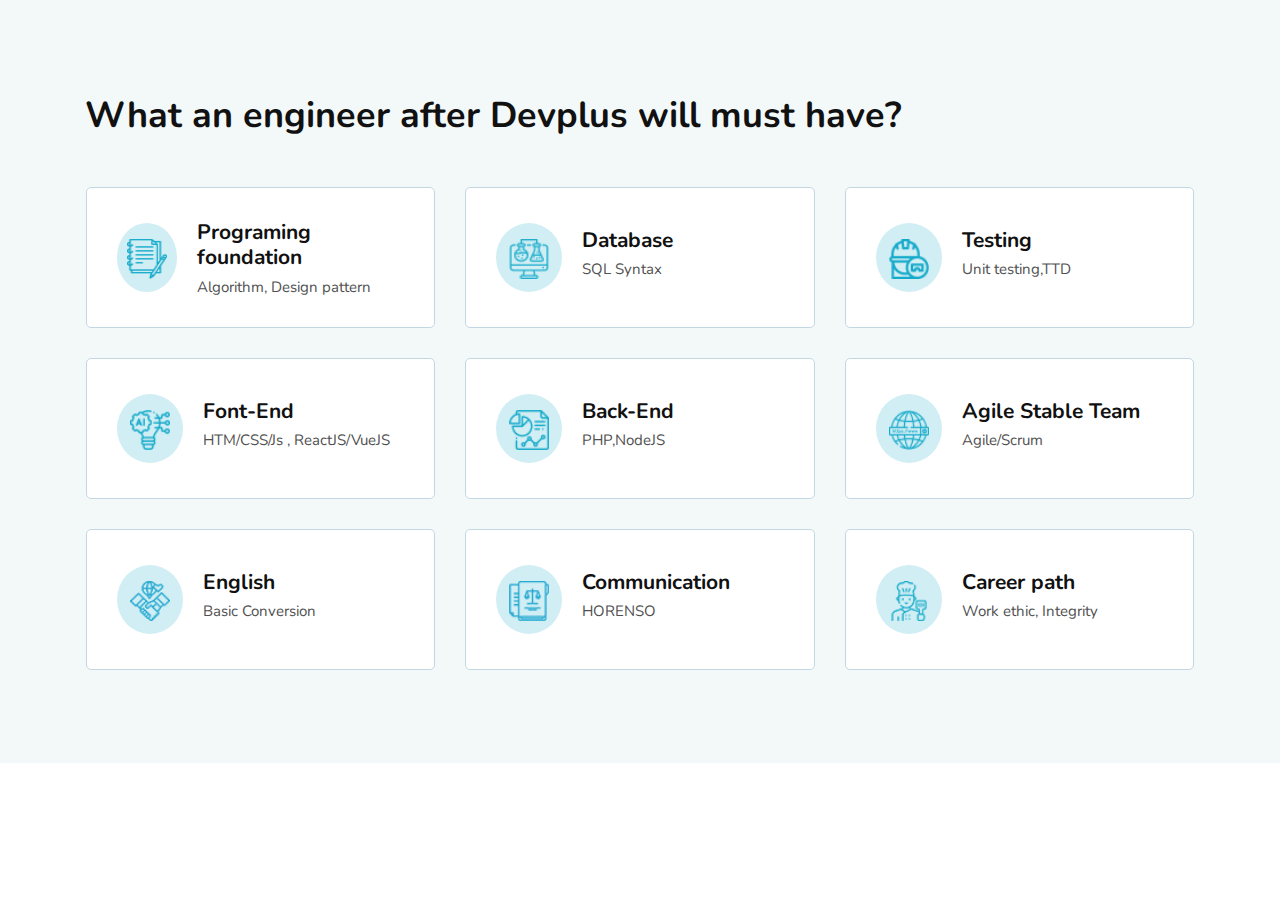
<file: src/component/whatanengineer/index.html>
<!DOCTYPE html>
<html>
<head>
    <link rel="stylesheet" href="./style.css">
    <link rel="stylesheet" href="./responsive.css">
    <meta name="viewport" content="width=device-width, initial-scale=1.0">
    <link rel="stylesheet" href="https://unpkg.com/aos@next/dist/aos.css"/>
    <title>Devplus</title>
</head>
<body>

<div class="section-body-2">
    <div class="section-body-2__container">
        <div class="section-body-2__child">
            <div class="section-body-2__box-title">
                <div class="section-body-2__title">
                    <h2 class="section-body-2__title-content">What an engineer after Devplus will must have?</h2>
                </div>
            </div>
        </div>
        <!-- Categories Section End -->
        <!-- Popular Courses Section Start -->
        <div class="row-body2">
            <div class="fadeInUp" data-aos="fade-up" data-aos-delay="300ms">
                <div class="row-body2__item row-body2__item--fix--1">
                    <div class="row-body2__item-icon-box">
                        <img class="row-body2__item-icon " src="../../../assets/images/1.png" alt="row-body2__item-icon">
                    </div>
                    <div class="row-body2__content-part row-body2__content-part--fix">
                        <h4 class="row-body2__content-title row-body2__title--fix">Programing foundation</h4>
                        <span class="row-body2__course">Algorithm, Design pattern</span>
                    </div>
                </div>
            </div>
            <div class="fadeInUp" data-aos="fade-up" data-aos-delay="400ms">
                <div class="row-body2__item">
                    <div class="row-body2__item-icon-box">
                        <img class="row-body2__item-icon" src="../../../assets/images/2.png" alt="row-body2__item-icon">
                    </div>
                    <div class="row-body2__content-part">
                        <h4 class="row-body2__content-title">Database</h4>
                        <span class="row-body2__course">SQL Syntax</span>
                    </div>
                </div>
            </div>
            <div class="fadeInUp" data-aos="fade-up" data-aos-delay="500ms">
                <div class="row-body2__item">
                    <div class="row-body2__item-icon-box">
                        <img class="row-body2__item-icon" src="../../../assets/images/3.png" alt="row-body2__item-icon">
                    </div>
                    <div class="row-body2__content-part">
                        <h4 class="row-body2__content-title">Testing</h4>
                        <span class="row-body2__course">Unit testing,TTD</span>
                    </div>
                </div>
            </div>
            <div class="fadeInUp" data-aos="fade-up" data-aos-delay="300ms">
                <div class="row-body2__item ">
                    <div class="row-body2__item-icon-box">
                        <img class="row-body2__item-icon" src="../../../assets/images/4.png" alt="row-body2__item-icon">
                    </div>
                    <div class="row-body2__content-part row-body2__content-part--fix--46 
                                row-body2__content-part--fix--4">
                        <h4 class="row-body2__content-title row-body2__title--fix--46
                                 row-body2__content-part--fix--4">Font-End</h4>
                        <span class="row-body2__course">HTM/CSS/Js , ReactJS/VueJS</span>
                    </div>
                </div>
            </div>

            <div class="fadeInUp" data-aos="fade-up" data-aos-delay="400ms">
                <div class="row-body2__item">
                    <div class="row-body2__item-icon-box">
                        <img class="row-body2__item-icon" src="../../../assets/images/5.png" alt="row-body2__item-icon">
                    </div>
                    <div class="row-body2__content-part">
                        <h4 class="row-body2__content-title">Back-End</h4>
                        <span class="row-body2__course">PHP,NodeJS</span>
                    </div>
                </div>
            </div>
            <div class="fadeInUp" data-aos="fade-up" data-aos-delay="500ms">
                <div class="row-body2__item">
                    <div class="row-body2__item-icon-box">
                        <img class="row-body2__item-icon" src="../../../assets/images/6.png" alt="row-body2__item-icon">
                    </div>
                    <div class="row-body2__content-part row-body2__content-part--fix--46 row-body2__content-part--fix--6">
                        <h4 class="row-body2__content-title row-body2__title--fix--46 row-body2__title--fix--6"> Agile
                            Stable Team</h4>
                        <span class="row-body2__course">Agile/Scrum</span>
                    </div>
                </div>
            </div>
            <div class="fadeInUp" data-aos="fade-up" data-aos-delay="500ms">
                <div class="row-body2__item">
                    <div class="row-body2__item-icon-box">
                        <img class="row-body2__item-icon" src="../../../assets/images/7.png" alt="row-body2__item-icon">
                    </div>
                    <div class="row-body2__content-part">
                        <h4 class="row-body2__content-title">English</h4>
                        <span class="row-body2__course">Basic Conversion</span>
                    </div>
                </div>
            </div>
            <div class="fadeInUp" data-aos="fade-up" data-aos-delay="500ms">
                <div class="row-body2__item">
                    <div class="row-body2__item-icon-box">
                        <img class="row-body2__item-icon" src="../../../assets/images/8.png" alt="row-body2__item-icon">
                    </div>
                    <div class="row-body2__content-part">
                        <h4 class="row-body2__content-title">Communication</h4>
                        <span class="row-body2__course">HORENSO</span>
                    </div>
                </div>
            </div>
            <div class="fadeInUp" data-aos="fade-up" data-aos-delay="500ms">
                <div class="row-body2__item">
                    <div class="row-body2__item-icon-box">
                        <img class="row-body2__item-icon" src="../../../assets/images/9.png" alt="row-body2__item-icon">
                    </div>
                    <div class="row-body2__content-part">
                        <h4 class="row-body2__content-title">Career path</h4>
                        <span class="row-body2__course">Work ethic, Integrity</span>
                    </div>
                </div>
            </div>
        </div>
    </div>
</div>
<script src="https://unpkg.com/aos@next/dist/aos.js"></script>
<script>
    AOS.init({
            once: true,
            duration: 2000
        }
    );
</script>
</body>

</html>
</file>
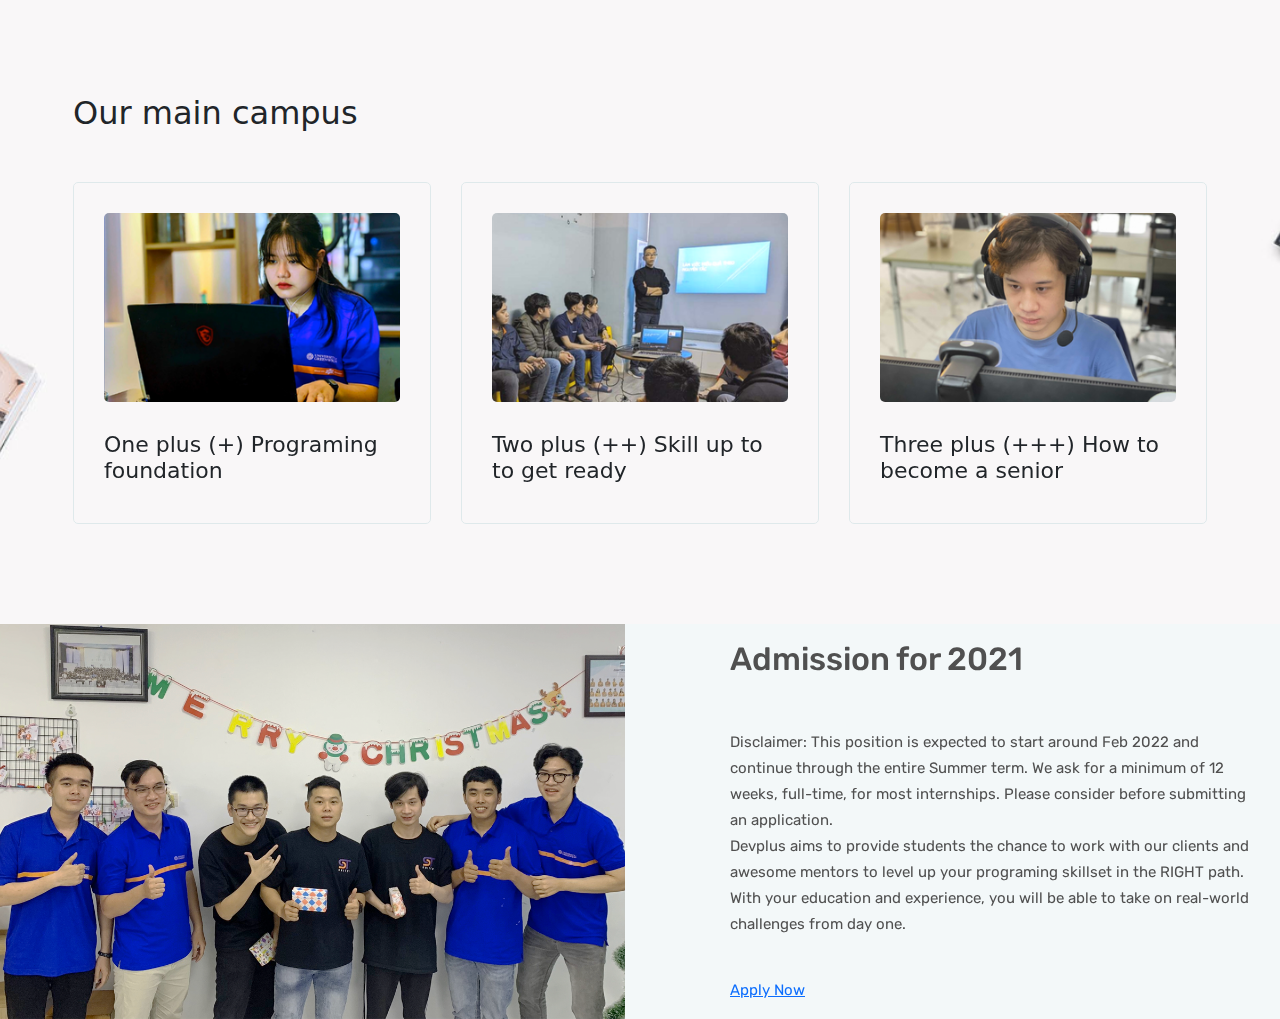
<file: src/component/ourmaincampus/ourmaincampus.html>
<!DOCTYPE html>
<html lang="en">
<head>
    <meta charset="UTF-8">
    <meta http-equiv="X-UA-Compatible" content="IE=edge">
    <meta name="viewport" content="width=device-width, initial-scale=1.0">
    
    <title>Our main campus </title>
    <link href="https://unpkg.com/aos@2.3.1/dist/aos.css" rel="stylesheet">
    <script src="https://unpkg.com/aos@2.3.1/dist/aos.js"></script>
    <link rel="stylesheet" href="https://cdn.jsdelivr.net/npm/bootstrap@5.2.2/dist/css/bootstrap.min.css">
    <link rel="stylesheet" href="ourmaincampus.css">
</head>
<body>
    <section>
        <!-- 
            I. Main campus
            II. Admission for 2021 
        -->
    <!-- Main campus -->
            <div class="main-campus main-campus__background">
                <div class="main-campus__container">
                    <div class="main-campus-title">
                        <h2 class="title__h2" >
                            Our main campus
                        </h2>
                    </div>

                    <div class="main-campus-row" data-aos="fade-up"  data-aos-duration="2500">
                        <div class="main-campus-row__cover">
                            <div  class="main-campus-row__box">
                                <div class="main-campus-row__box-course" >
                                    <div class="main-campus-row__box-courses__img">
                                        <img src="/assets/images/Ourmaincampus_One_plus.png" alt="">
                                    </div>
                                </div>
                                <div class="main-campus-row__content-part">
                                    <h3 class="main-campus-row__content-part-title">
                                        One plus (+) Programing foundation
                                    </h3>
                                </div>
                            </div>
                        </div>
                        <div class="main-campus-row__cover">
                            <div class="main-campus-row__box">
                                <div class="main-campus-row__box-course">
                                    <div class="main-campus-row__box-courses__img">
                                        <img src="/assets/images/Ourmaincampus_Two_plus.png" alt="">
                                    </div>
                                </div>
                                <div class="main-campus-row__content-part">
                                    <h3 class="main-campus-row__content-part-title">
                                        Two plus (++) Skill up to to get ready
                                    </h3>
                                </div>
                            </div>
                        </div>
                        <div class="main-campus-row__cover">
                            <div class="main-campus-row__box">
                                <div class="main-campus-row__box-courses">
                                    <div class="main-campus-row__box-courses__img">
                                        <img src="/assets/images/Ourmaincampus_Three_plus.png" alt="">
                                    </div>
                                </div>
                                <div class="main-campus-row__content-part">
                                    <h3 class="main-campus-row__content-part-title">
                                        Three plus (+++) How to become a senior
                                    </h3>
                                </div>
                            </div>
                        </div>  
                    </div>
                </div>
            </div>
<!-- Admission for 2021 -->
        <div class="Admission">
            <div class="Admission__row--center">
                <div class="Admission-row__item-img">
                    <img src="/assets/images/Ourmaincampus_Admission_for_2021.png" alt="">
                </div>
                <div class="Admission-content" data-aos="fade-up"  data-aos-duration="2500">
                    <div class="Admission-content_cover-content">
                        <div class="main-campus-title">
                            <h2 class="title__h2">
                                Admission for 2021
                            </h2>
                        </div>
                        <div class="Admission-content_cover-content--desc">
                            Disclaimer: This position is expected to start around Feb 2022 and continue through the entire Summer term.
                            We ask for a minimum of 12 weeks, full-time, for most internships. Please consider before submitting an application.
                        </div>
                        <div class="Admission-content_cover-content--desc">
                            Devplus aims to provide students the chance to work with our clients and awesome mentors to level up your programing
                            skillset in the RIGHT path. With your education and experience, you will be able to take on real-world challenges from
                            day one. 
                        </div>
                        
                    </div>
                    <div class="Admission-content__btn">
                        <a class="Admission-content__btn--style" href="https://stunited.typeform.com/registration" target="_blank">
                            Apply Now       
                        </a>
                    </div>
                  
                </div>
            </div> 
         </div>
    </section>
    <script>
        AOS.init();
      </script>
</body>
</html>
</file>
<file: src/component/whatanengineer/style.css>
/*@import url('https://fonts.googleapis.com/css?family=Rubik:300,400,500,600,700,800');*/
@import url('https://fonts.googleapis.com/css?family=Nunito:100,200,300,400,600,700,800,900');
@import url('https://fonts.googleapis.com/css?family=Nunito:100,200,300,400,600,700,800,900');

/*
  1. Use a more-intuitive box-sizing model.
*/
*,
*::before,
*::after {
    box-sizing: border-box;
}

/*
    2. Remove default margin
  */
* {
    margin: 0;
}

/*
    3. Allow percentage-based heights in the application
  */
html,
body {
    height: 100%;
}

/*
    Typographic tweaks!
    4. Add accessible line-height
    5. Improve text rendering
  */
body {
    line-height: 1.5;
    -webkit-font-smoothing: antialiased;
}

/*
    6. Improve media defaults
  */
img,
picture,
video,
canvas,
svg {
    display: block;
    max-width: 100%;
}

/*
    7. Remove built-in form typography styles
  */
input,
button,
textarea,
select {
    font: inherit;
}

/*
    8. Avoid text overflows
  */
p,
h1,
h2,
h3,
h4,
h5,
h6 {
    overflow-wrap: break-word;
}

/*
    9. Create a root stacking context
  */
#root,
#__next {
    isolation: isolate;
}

/*feature*/

.section-body-2 {
    background-color: #f3f8f9;
    color: #505050;
    vertical-align: baseline;
    font-family: 'Nunito', sans-serif;
    line-height: 26px;
    padding: 94px 0px 70px;
}

/*size and */
.section-body-2 {
    height: 759px;
    display: flex;
    justify-content: center;
}

html body {
    font-size: 15px;
    font-family: 'Nunito', sans-serif;
}

/*sec-title*/
.section-body-2__container {
    padding: 0 15px;
    margin: 0 125px;
    justify-content: center;
}

.section-body-2__child {
    display: flex;
    font-size: 15px;
    margin: 0 -15px 50px -15px;
}

.section-body-2__box-title {
    width: 100%;
    padding: 0 15px;
}

.section-body-2__title {
    font-family: 'Nunito', sans-serif;
}

/*Title*/

.section-body-2__title-content {
    color: #111111;
    font-size: 36px;
    line-height: 1.2;
}

/* <!-- Categories Section End -->
<!-- Popular Courses Section Start --> */
.row-body2 {
    display: flex;
    flex-wrap: wrap;
    width:1270px;
    height: 530px;
    margin: 0 -15px;
    justify-content: center;
    align-items: center;
}

.fadeInUp {
    width:423px;
    height: 145px;
    padding: 0 15px;
    margin: 0 0 30px 0;
}

.row-body2__item {
    height: 145px;
    width: 100%;
    background-color: #ffffff;
    border-color: #c3d7e3;
    border-radius: 5px;
    border-style: solid;
    border-width: 1px;
    font-family: 'Nunito', sans-serif;
    font-size: 15px;
    line-height: 25px;
    transition: all 0.3s ease;
    padding: 30px;
    display: flex;
    align-items: center;
}
h2.section-body-2__title-content {
    font-weight: 700;
}
h4.row-body2__content-title {
    font-weight: 700;
}
span.row-body2__course{
    font-weight: 400;
}

.row-body2__item-icon-box {
    float: left;
    width: 70px;
    height: 67px;
    background: rgba(22, 170, 202, 0.2);
    border-radius: 100%;
    color: #ffffff;
    font-size: 15px;
    line-height: 70px;
    text-align: center;
    margin-right: 20px;
}

.row-body2__item-icon {
    height: 40px;
    display: inline;
}

.row-body2__item-icon img {
    width: 65px;
    height: 65px;
}

img,
svg {
    vertical-align: middle;
}

.row-body2__content-part {
    max-width:227px;
    height: 58px;
}

.row-body2__content-part--fix {
    max-width:227px;
    height: 70px;
}

.row-body2__title--fix {
    color: #111111;
    font-family: 'Nunito', sans-serif;
    font-size: 22px;
    margin-bottom: 5px;
}

.row-body2__content-title {
    color: #111111;
    font-family: 'Nunito', sans-serif;
    font-size: 22px;
    margin-bottom: 5px;
}

.row-body2__course {
    color: #505050;
    display: inline;
    font-size: 14px;
}

/* hover div elements */
.row-body2__item:hover {
    background: #226fb7;
    border-color: #226fb7;
    color: #ffffff;
}

.row-body2__item:hover .row-body2__content-part .row-body2__content-title {
    color: #ffffff;
}

.row-body2__item:hover .row-body2__title--fix {
    color: #ffffff;
}

.row-body2__item:hover .row-body2__content-part--fix .row-body2__course,
.row-body2__item:hover .row-body2__content-part .row-body2__course {
    color: #ffffff;
}
.row-body2__item:hover .row-body2__item-icon-box {
    background: #ffffff
}

.row-body2__item:hover .row-body2__item-icon-box .row-body2__item-icon {
    transform: scale(0.9);
    transition: all 0.4s ease;
}

html {
    scroll-behavior: smooth;
}

/* end hover */
</file>
<file: src/component/whatanengineer/responsive.css>
/* Set up Media 1440px */
@media only screen and (min-width: 1440px) {
    .section-body-2__container {
        max-width: 100%;
        width: auto;
    }
    .section-body-2__container {
        width: 1270px;
    }
    .fadeInUp {
        width:423px;
        height: 145px;
        padding: 0 15px;
        margin: 0 0 30px 0;
    }

}

@media only screen and (max-width: 1440px) {
    .section-body-2 {
        max-width: 100%;
        width: 1440px;
        height: 767px;
        justify-content: center;
    }

    .section-body-2__container {
        width: 100%;
        max-width: 1320px;
    }
    .section-body-2__child {
        height: 43px;
    }

    .section-body-2__title-content {
        font-size: 36px;
    }

    .row-body2 {
        height: 486px;
    }

    .fadeInUp {
        width:calc(100% / 3);
        height: 132px;
        padding: 0 15px;
    }

    .row-body2__item {
        height: 132px;
        padding: 25px 20px;
    }

    .row-body2__item-icon-box {
        width: 70px;
        height: 70px;
    }

    .row-body2__item-icon {
        width: 35px;
        height: 40px
    }

    .row-body2__content-part {
        width: auto;
        height: 57px;
    }

    .row-body2__content-part--fix {
        width: auto;
        height: 58px;
    }

    .row-body2__content-part .row-body2__content-title {
        width: 237px;
        font-size: 22px
    }

    .row-body2__content-part .row-body2__course {
        font-size: 15px
    }
    .row-body2__content-title.row-body2__title--fix{
        width:244px;
    }
}

@media only screen and (max-width: 1400px) {
    .section-body-2 {
        max-width: 1400px;
        width: 100%;
        height: 766px;
    }

    .section-body-2__container {
        max-width: 1320px;
        width: 100%;
    }
    .section-body-2__child {
        height: 43px;
    }
    .section-body-2__title {
        width: calc(100% - 30px);
    }

    .section-body-2__title-content {
        font-size: 36px;
    }

    .row-body2 {
        height: 510px;
    }

    .fadeInUp {
        width: 33.333%;
        height: 143px;
        padding: 0 15px;
    }

    .row-body2__item {
        width: 100%;
        height: 143px;
        padding: 30px 20px;
    }

    .row-body2__item-icon-box {
        width: 70px;
        height: 70px;
    }

    .row-body2__item-icon {
        width: 35px;
        height: 40px
    }

    .row-body2__content-part {
        width: 200px;
        height: 65px;
    }

    .row-body2__content-part .row-body2__content-title {
        width: auto;
        height: 25px;
        font-size: 21px
    }

    .row-body2__content-part .row-body2__course {
        font-size: 15px
    }

    .row-body2__content-part--fix {
        width: auto;
    }

    .row-body2__content-part--fix .row-body2__title--fix {
        font-size: 21px;
    }

    .row-body2__content-title.row-body2__title--fix {
        height: auto;
    }
}

@media only screen and (max-width: 1370px) {
    .section-body-2 {
        max-width: 1370px;
        width: 100%;
        height: 763px;
    }

    .section-body-2__container {
        max-width: 1170px;
        width:100%;
        height: 600px;
    }

    .row-body2 {
        width:1140px;
        height: 506px;
    }

    .fadeInUp {
        width: 33.3%;
        height: 141px;
    }

    .row-body2__item {
        height: 141px;
        padding: 30px 30px;
    }

    .row-body2__item-icon-box {
        width: 66px;
        height: 69px;
    }

    .row-body2__item-icon {
        width: 40px;
        height: 40px
    }

    .row-body2__content-part {
        height: 60px;
    }

    .row-body2__content-part .row-body2__content-title {
        width: 100%;
        height: 24px;
        font-size: 21px
    }

    .row-body2__content-part .row-body2__title--fix {
        width: 100%;
        height: 50px;
        font-size: 21px
    }

    .row-body2__title--fix {
        height: 56px;
        width: 100%
    }

    .row-body2__content-part--fix {
        height: 76px
    }
    .row-body2__item .row-body2__item--fix--1 .row-body2__item-icon-box{
        height:70px;
        width:70px;
    }

    .row-body2__content-part .row-body2__course {
        font-size: 15px
    }
}

/*  Set up Media 1199px */
@media only screen and (max-width: 1199px) {
    .section-body-2 {
        max-width: 1199px;
        width: 100%;
        height: 750px;
        padding-top: 94px;
        padding-bottom: 70px

    }

    .section-body-2__container {
        max-width: 960px;
        width:100%;
        height: 586px;
        padding: 0 15px;
        margin: 0 auto;
    }

    .section-body-2__child {
        width: calc(100% + 30px);
    }

    .section-body-2__box-title {
        width: calc(100% - 30px);
    }

    .section-body-2__title {
        width: 100%;
    }

    .section-body-2__title-content {
        font-size: 34px
    }

    .row-body2 {
        width: 100%;
        height: 550px;
    }

    .fadeInUp {
        width: 33.3%;
        height: 152px;
        padding: 0 15px;
    }

    .row-body2__item {
        width: 99%;
        height: 145px;
        padding: 25px 20px;
    }

    .row-body2__item-icon-box {
        width: 80px;
        height: 70px;
    }

    .row-body2__item-icon {
        width: 31px;
        height: 33px
    }

    .row-body2__content-part--fix {
        height: 100px;
        width: 164px;
    }

    .row-body2__title--fix {
        width: 164px;
        height: 48px;
    }

    .row-body2__content-part .row-body2__content-title {
        font-size: 18px;
        width: 148px;
    }

    .row-body2__content-part--fix--46 {
        height: 70px;
    }

    h4.row-body2__content-title.row-body2__title--fix--46.row-body2__title--fix--6 {
        height: auto;
    }

    .row-body2__course {
        font-size: 15px
    }

    .row-body2__content-part--fix .row-body2__title--fix {
        font-size: 18px;
    }

}

/*  Set up Media 991px */
@media only screen and (max-width: 991px) {
    .section-body-2 {
        max-width: 991px;
        width: 100%;
        height:943px;
        padding-top: 64px;
        padding-bottom: 40px
    }

    .section-body-2__container {
        width: 100%;
        max-width: 720px;
        height: 839px;
    }

    .section-body-2__child {

        height: 36px;
    }

    .section-body-2__box-title {

        height: 36px;
    }

    .section-body-2__title {
        height: 36px;
    }

    .section-body-2__title-content {
        font-size: 30px
    }

    .row-body2 {
        width:720px;
        height: 778px;
        justify-content: left;
    }

    .fadeInUp {
        width:50%;
        height: 126px;
    }

    .row-body2__item {
        height: 125px;
        padding: 25px 20px;
    }

    .row-body2__item-icon-box {
        width: 69px;
        height: 70px;
    }

    .row-body2__item-icon {
        width: 35px;
        height: 40px
    }

    .row-body2__content-part {
        width: 193px;
        height: 45px;
    }

    .row-body2__content-part .row-body2__content-title {
        font-size: 18px
    }

    .row-body2__content-part .row-body2__course {
        font-size: 15px
    }

    .row-body2__content-part.row-body2__content-part--fix {
        height: 74px;
    }

    .row-body2__content-title.row-body2__title--fix {
        width: 185px;
    }

    .row-body2__content-part.row-body2__content-part--fix--46.row-body2__content-part--fix--4 {
        height: 85px;
    }
    .row-body2__content-part.row-body2__content-part--fix--46.row-body2__content-part--fix--6 {
        height: 81px;
    }
}

@media only screen and (max-width: 767px) {
    .section-body-2 {
        max-width: 767px;
        width: 100%;
        height: 1604px;
        padding-top: 64px;
        padding-bottom: 40px
    }

    .section-body-2__container {
        width: 100%;
        max-width: 540px;
        height: 1500px;
    }

    .section-body-2__child {
        height: 102px;
        margin-bottom: 30px;
    }

    .section-body-2__box-title {
        height: 72px;
    }

    .section-body-2__title {
        height: 72px;
    }

    .section-body-2__title-content {
        height: 72px;
        font-size: 30px
    }

    .row-body2 {
        display: flex;
        width:calc(100% + 30px);
        height: 1368px;
    }

    .fadeInUp {
        width:100%;
        height: 122px;
        padding: 0 15px;
    }

    .row-body2__item {
        width: 100%;
        height: 122px;
        padding: 25px 20px;
    }

    .row-body2__item-icon-box {
        width: 70px;
        height: 70px;
    }

    .row-body2__item-icon {
        width: 35px;
        height: 40px
    }

    .row-body2__content-title {
        width: 100%;
    }

    .row-body2__content-part {
        width: 193px;
        height: 54px;
    }

    .row-body2__content-part .row-body2__content-title {
        font-size: 18px;
        width: auto;
    }

    .row-body2__content-part .row-body2__course {
        font-size: 15px
    }

    .row-body2__content-part.row-body2__content-part--fix {
        height: auto;
        width: 194px;
    }

    .row-body2__content-title.row-body2__title--fix {
        width: auto;
    }

    .row-body2__content-title.row-body2__title--fix {
        height: auto;
    }

    .row-body2__content-part--fix--4 {
        width: 215px;
    }

    .row-body2__content-part.row-body2__content-part--fix--46.row-body2__content-part--fix--4 {
        height: 59px;
    }
    .row-body2__content-part.row-body2__content-part--fix--46.row-body2__content-part--fix--6 {
        height: 60px;
    }
}

@media only screen and (max-width: 440px) {
    .section-body-2 {
        max-width: 440px;
        width: 100%;
        padding-top: 64px;
        padding-bottom: 40px
    }

    .section-body-2__container {
        max-width: 440px;
        width: 100%;
        height: auto;
    }

    .section-body-2__child {
        height: 102px;
        margin-bottom: 30px;
    }

    .section-body-2__box-title {
        height: 72px;
    }

    .section-body-2__title {
        height: 72px;
    }

    .section-body-2__title-content {
        height: 72px;
        font-size: 30px
    }

    .row-body2 {
        display: flex;
        width: 100%;
        height: 1368px;
    }

    .fadeInUp {
        width: calc(100%+ 30px);
        height: 122px;
        padding: 0 15px;
    }

    .row-body2__item {
        width: 108%;
        height: 122px;
        padding: 25px 20px;
    }

    .row-body2__item-icon-box {
        width: 70px;
        height: 70px;
    }

    .row-body2__item-icon {
        width: 35px;
        height: 40px
    }

    .row-body2__content-title {
        width: 100%;
    }

    .row-body2__content-part {
        width: 193px;
        height: 54px;
    }

    .row-body2__content-part .row-body2__content-title {
        font-size: 18px;
        width: auto;
    }

    .row-body2__content-part .row-body2__course {
        font-size: 15px
    }

    .row-body2__content-part.row-body2__content-part--fix {
        height: auto;
        width: 194px;
    }

    .row-body2__content-title.row-body2__title--fix {
        width: auto;
    }

    .row-body2__content-title.row-body2__title--fix {
        height: auto;
    }

    .row-body2__content-part--fix--4 {
        width: 215px;
    }

    .row-body2__content-part.row-body2__content-part--fix--46.row-body2__content-part--fix--4 {
        height: 53px;
    }
}
@media only screen and (max-width: 280px) {
    .section-body-2 {
        max-width: 280px;
        width: 100%;
        padding-top: 64px;
        padding-bottom: 40px
    }

    .section-body-2__container {
        max-width: 280px;
    }

    .section-body-2__child {
        height: 100px;
        margin-bottom: 30px;
    }

    .section-body-2__box-title {
        height: 100px;
    }

    .section-body-2__title {
        height: 100px;
    }

    .section-body-2__title-content {
        height: 100px;
        font-size: 25px;
    }

    .row-body2 {
        display: flex;
        width: calc(100% + 30px);
        height: 1368px;
    }

    .fadeInUp {
        width: 100%;
        height: 122px;
        padding: 0 15px;
    }

    .row-body2__item {
        width: 100%;
        height: 122px;
        padding: 25px 20px;
    }

    .row-body2__item-icon-box {
       display:none;
    }
    .row-body2__content-title {
        width: 100%;
    }

    .row-body2__content-part {
        width: 193px;
        height: 54px;
    }

    .row-body2__content-part .row-body2__content-title {
        font-size: 18px;
        width: auto;
    }

    .row-body2__content-part .row-body2__course {
        font-size: 15px
    }

    .row-body2__content-title.row-body2__title--fix {
        width: auto;
    }

    .row-body2__content-title.row-body2__title--fix {
        height: auto;
    }

    .row-body2__content-part.row-body2__content-part--fix--46.row-body2__content-part--fix--4 {
        height: 53px;
    }
}
</file>
<file: src/component/ourmaincampus/ourmaincampus.css>
@import url('https://fonts.googleapis.com/css?family=Rubik:300,400,500,600,700,800');

@import url('https://fonts.googleapis.com/css?family=Nunito:300,400,600,700,800,900');



.main-campus {
    display: flex;
    justify-content: center;
    align-items: center;

    padding-top:94px ;
    padding-bottom: 70px;

}

.main-campus__background{

    background: url(/assets/images/Ourmaincampus_home-8-bg.jpg);
    background-size: cover;
    background-repeat: no-repeat;
    background-position: center center;

}

.main-campus__container{
    margin: 0px 58px 0px;
    padding: 0px 15px 0px;
    max-width: 1170px;
    width: 100%;
}

@media only screen and (min-width: 1440px){
    .main-campus{
        max-width: auto;
        width: 100%;
    }
.main-campus__container {
    max-width: 1270px;
    width: 100%;
}
}

@media only screen and (max-width: 1366px){
    .main-campus{
        max-width: 1366px;
        width: 100%;
    }
    .main-campus__container{
        max-width: 1170px;
        width: 100%;
    }
    .main-campus-row__content-part-title{
        font-size: 22px;
    }
}

@media only screen and (max-width: 1199px){
    .main-campus{
        max-width: 1199px;
        width: 100%;
    }
    .main-campus__container {
        max-width: 960px;
        width: 100%;
        } 
    .main-campus-row__content-part h3{
        font-size: 19px;
    }
   
}

@media only screen and (max-width: 991px){
    .main-campus{
        max-width: 991px;
        width: 100%;
    }
    .main-campus__container {
        max-width: 720px;
        width: 100%;
        } 
}

@media only screen and (max-width: 767px){
    .main-campus{
        max-width: 767px;
        width: 100%;
    }
    .main-campus__container {
        max-width: 540px;
        width: 100%;
        } 
}


.main-campus-title{
    margin: 0px -15px 50px;
    padding: 0 15px 0px;
}

.title__h2 h2 {
    font-family: 'Nunito', sans-serif;
    color: #111111;
    margin: 0 0 26px;
    line-height: 1.2;
    font-size: 36px;
    font-weight: 700;
}

.main-campus-row {
    margin: 0px -15px 0px;
    display: flex;
    flex-wrap: wrap;
}
.main-campus-row__box-courses__img img{
    width: 100%;
    max-width: 100%;
}

.main-campus-row__cover
{
    margin-bottom: 30px;
    padding: 0px 15px 0px;
    max-width: 100%;
    width: 100%;
}
.main-campus-row__content-part-title h3 {
    font-family: 'Nunito', sans-serif;
    line-height: 1.2;
    margin: 0 0 26px;
    color: #111111;
    font-weight: 700;
}

@media only screen and (min-width: 768px){
    .main-campus-row__cover {
            flex: 0 0 auto;
            width: 50%;
        }
    }

@media only screen and (min-width: 992px){
.main-campus-row__cover {
    flex: 0 0 auto;
    width: 33.33333333%;
}
}



.main-campus-row__box{
    border: 1px 1px 1px 1px;
    padding: 30px;
    border: 1px solid #dfe9eb;
    border-radius: 5px;

}

.main-campus-row__box-courses__img img{
    margin-bottom: 30px;
    border-radius: 5px;
    max-width: 100%;
}



/* 
    II. Admission for 2021 
*/

.Admission{

    font-size: 15px;
    color: #505050;
    font-family: 'Rubik', sans-serif;
    line-height: 26px;
    background: #f3f8f9;
    font-weight: 400px;

    
}



.Admission__row--center {
   
   
    display: flex;
    flex-wrap: wrap;
    align-items: center!important;

    margin-left: -15px;
    margin-right: -15px;
    max-width: 100%;
}

@media (min-width: 992px){
.Admission-row__item-img {
    flex: 0 0 auto;
    width: 50%;
}
}
.Admission-row__item-img img {
    max-width: 100%;
    height: auto;
}

.Admission-content{
    padding: 0px 15px 0px 105px;
    max-width: 700px;
}
@media (min-width: 992px){
.Admission-content
 {
    flex: 0 0 auto;
    width: 50%;
}
}

@media (min-width: 1200px)
{
.title__h2 h2 {
    font-size: 2rem;
}
}
@media only screen and (max-width: 991px){
    .Admission-content{
    padding: 20px 15px 20px 30px;
}
}



.Admission-content_cover-content{
    margin-bottom: 40px;
}

.Admission-content__btn--style a 
{
    font-family: 'Rubik', sans-serif;
    
    color: #ffffff;
    background: #226FB7;
    padding: 16px 58px;
    border-radius: 30px;
    border: 1px solid #226FB7;

    text-transform: uppercase !important;
    display: inline-block;

    font-weight: 700;
    font-size: 16px;
    text-decoration: none;
    
}

@media only screen and (max-width: 575px){
.Admission-content__btn--style{
    padding: 12px 40px;
    font-size: 15px;
}
}
</file>
